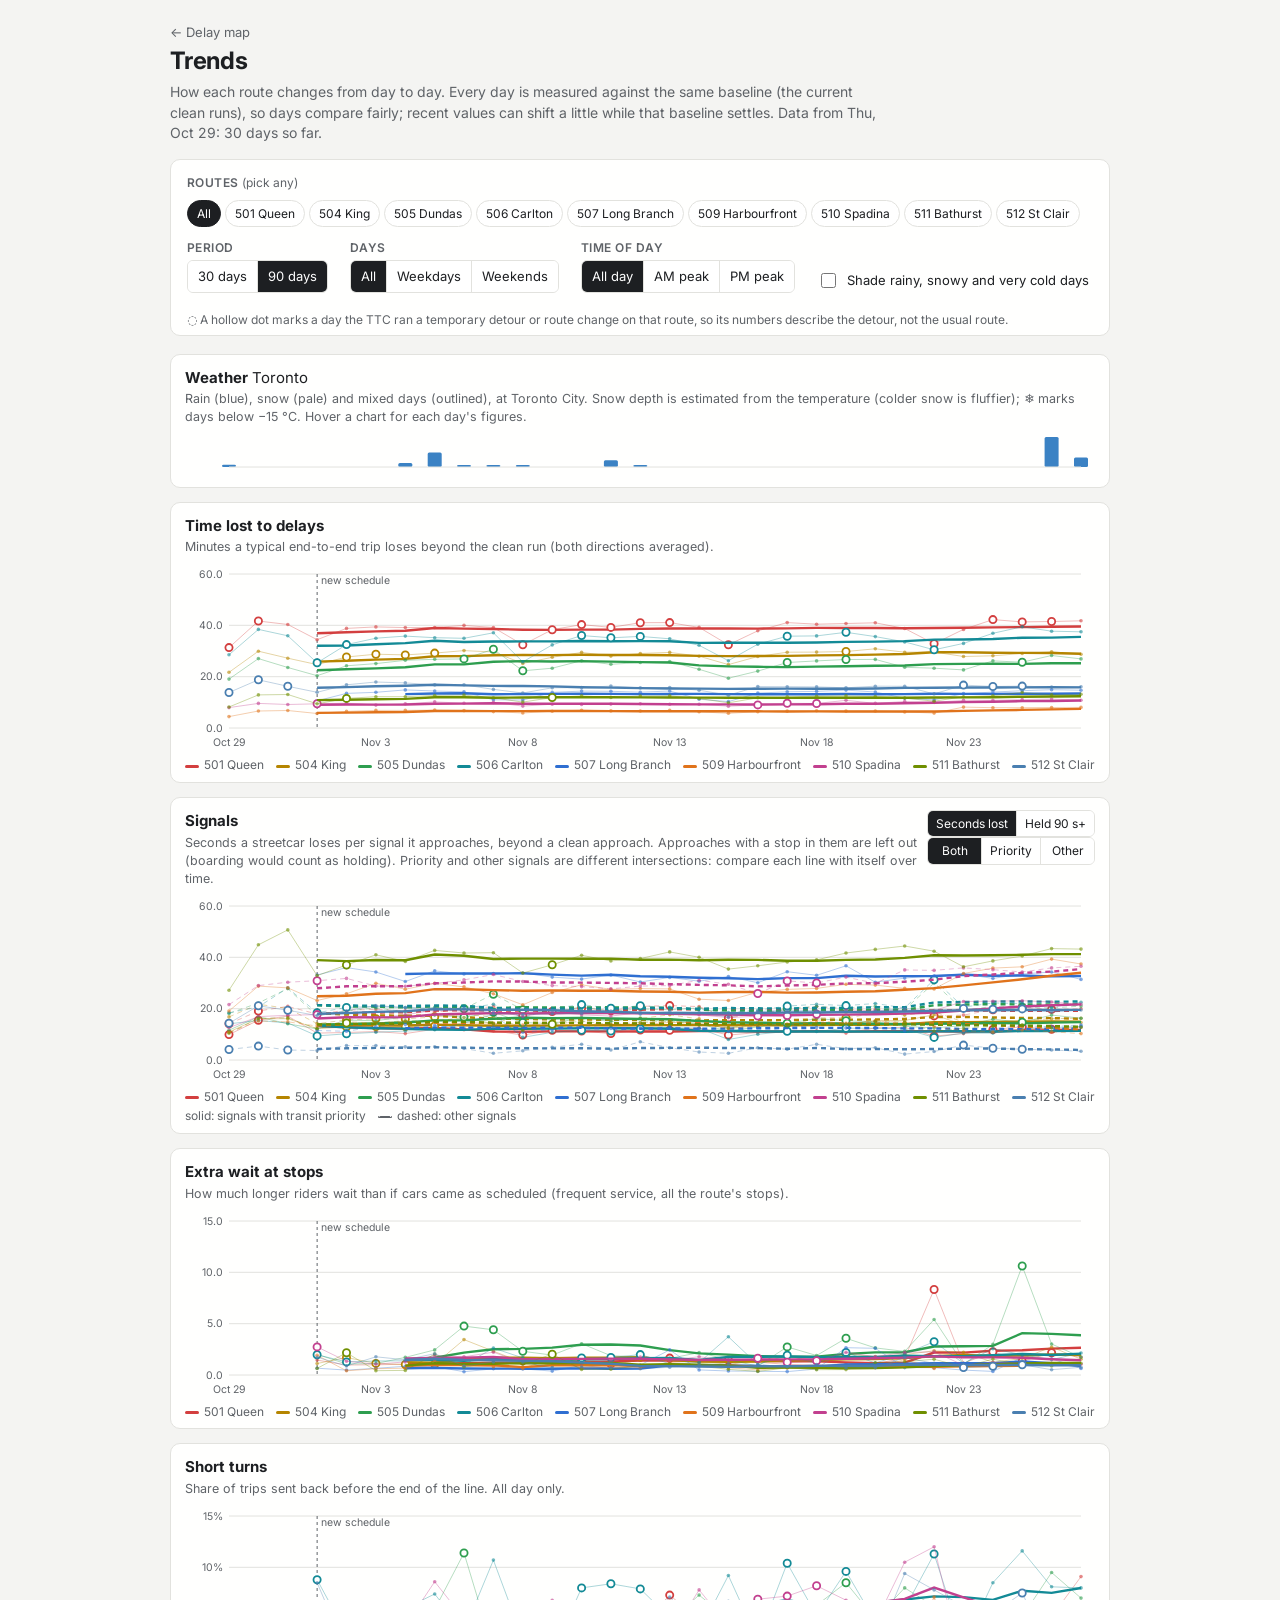
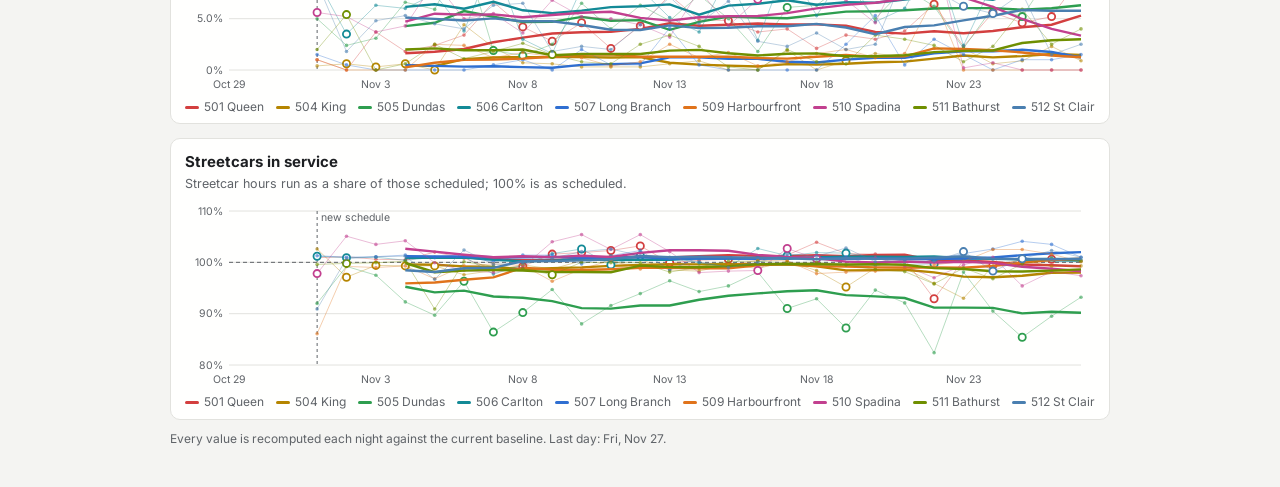
<file: trends.html>
<!doctype html>
<html lang="en">
<head>
<meta charset="utf-8">
<meta name="viewport" content="width=device-width, initial-scale=1">
<title>Streetcar Trends</title>
<meta name="description" content="How Toronto streetcar delays, signal holds, waits and service change from day to day, by route.">
<meta property="og:type" content="website">
<meta property="og:site_name" content="Stuck">
<meta property="og:title" content="Stuck: streetcar trends">
<meta property="og:description" content="How Toronto streetcar delays, signal holds, waits and service change from day to day, by route.">
<meta property="og:image" content="https://stuckin.to/data/card.png">
<meta name="twitter:card" content="summary_large_image">
<link rel="icon" href="icon.svg" type="image/svg+xml">
<link rel="apple-touch-icon" href="icon-180.png">
<link rel="preconnect" href="https://fonts.googleapis.com">
<link rel="preconnect" href="https://fonts.gstatic.com" crossorigin>
<link href="https://fonts.googleapis.com/css2?family=Inter:wght@400;500;600;700&display=swap" rel="stylesheet">
<link href="style.css?v=d08b85af8a" rel="stylesheet">
<link href="trends.css?v=5674b1b13c" rel="stylesheet">
</head>
<body class="trends">
<main class="tr-page">
  <header class="tr-head">
    <a class="back" href="./">← Delay map</a>
    <h1>Trends</h1>
    <p class="lede">How each route changes from day to day. Every day is measured against the same
      baseline (the current clean runs), so days compare fairly; recent values can shift a little
      while that baseline settles. <span id="span-note"></span></p>
  </header>

  <section class="tr-controls" aria-label="Filters">
    <div class="field">
      <span class="label">Routes <span class="label-note">(pick any)</span></span>
      <div class="chips route-chips" id="routes" role="group" aria-label="Routes"></div>
    </div>
    <div class="tr-row">
      <div class="field">
        <span class="label">Period</span>
        <div class="seg" role="group" aria-label="Period">
          <button data-period="30">30 days</button>
          <button data-period="90" class="on">90 days</button>
        </div>
      </div>
      <div class="field">
        <span class="label">Days</span>
        <div class="seg" role="group" aria-label="Days">
          <button data-days="all" class="on">All</button>
          <button data-days="wd">Weekdays</button>
          <button data-days="we">Weekends</button>
        </div>
      </div>
      <div class="field">
        <span class="label">Time of day</span>
        <div class="seg" role="group" aria-label="Time of day">
          <button data-band="all" class="on">All day</button>
          <button data-band="am">AM peak</button>
          <button data-band="pm">PM peak</button>
        </div>
      </div>
      <label class="check"><input type="checkbox" id="shade-weather"> Shade rainy, snowy and very cold days</label>
    </div>
    <p class="field-note">◌ A hollow dot marks a day the TTC ran a temporary detour or route change on that route, so its numbers describe the detour, not the usual route.</p>
    <p class="field-note" id="band-note" hidden>AM peak is 6–10 am and PM peak 3–7 pm, weekdays only, so weekends drop out.</p>
  </section>

  <div id="charts" class="tr-charts"></div>
  <div id="tip" class="tr-tip" hidden></div>
  <p class="meta" id="meta"></p>
</main>
<script src="trends.js?v=227067ede5"></script>
</body>
</html>
</file>
<file: style.css>
:root {
  --bg: #f4f4f2;
  --card: rgba(255, 255, 255, 0.96);
  --ink: #1d1f22;
  --muted: #5f6368;
  --line: #e2e2de;
  --accent: #8a1c2b;
  --shadow: 0 6px 24px rgba(20, 20, 30, 0.12);
  --series-1: #2a78d6;
  --series-2: #eb6834;
  --s-normal: #8cc5ad;
  --s-diverted: #f08b3a;
  --s-mixed: #f3c95b;
  --s-bus: #8a1c2b;
  --s-none: #d7d7d2;
  --s-nodata: #efefec;
  --surface: #fff;            /* inputs, buttons */
  --on-ink: #fff;             /* text on ink-coloured buttons */
  --prelim-bg: #fbf1df;
  --prelim-ink: #6b4a12;
  --tip-bg: rgba(29, 31, 34, 0.94);
  --k-stop: #232323;
  --legend-delay: linear-gradient(90deg, #f7e3a1 0%, #fca266 13.3%, #e3506a 25%, #9b2d7f 50%, #3b0f62 100%);
  --legend-speed: linear-gradient(90deg, #3b0f62 0%, #9b2d7f 18%, #e3506a 36%, #fca266 55%, #f7e3a1 73%, #ecdeba 100%);
  color-scheme: light;
}

/* Dark: follows the system unless the viewer picked a theme. Peaks end in a bright
   magenta rather than dark maroon, which would vanish on a dark map. */
@media (prefers-color-scheme: dark) {
  :root:not([data-theme="light"]) {
    --bg: #121314; --card: rgba(28, 29, 31, 0.96); --surface: #1f2023; --ink: #e8e8e6; --on-ink: #121314;
    --muted: #a3a6aa; --line: #34363a; --accent: #ff7a8c; --shadow: 0 6px 24px rgba(0, 0, 0, 0.5);
    --s-normal: #5f9e86; --s-diverted: #e07b2e; --s-mixed: #d9b24a; --s-bus: #d0506a; --s-none: #3a3c40; --s-nodata: #26282b;
    --series-1: #3987e5; --series-2: #d95926; --prelim-bg: #3a2f17; --prelim-ink: #f1d9a6; --tip-bg: rgba(44, 46, 50, 0.97); --k-stop: #d0d0d0; --ctrl-icon-filter: invert(0.9);
    --legend-delay: linear-gradient(90deg, #5c2680 0%, #963482 13.3%, #de4968 25%, #fc8c60 50%, #fcecae 100%);
    --legend-speed: linear-gradient(90deg, #fcecae 0%, #fc8c60 18%, #de4968 36%, #963482 55%, #5c2680 73%, #462064 100%);
    color-scheme: dark;
  }
}
:root[data-theme="dark"] {
  --bg: #121314; --card: rgba(28, 29, 31, 0.96); --surface: #1f2023; --ink: #e8e8e6; --on-ink: #121314;
  --muted: #a3a6aa; --line: #34363a; --accent: #ff7a8c; --shadow: 0 6px 24px rgba(0, 0, 0, 0.5);
  --s-normal: #5f9e86; --s-diverted: #e07b2e; --s-mixed: #d9b24a; --s-bus: #d0506a; --s-none: #3a3c40; --s-nodata: #26282b;
  --series-1: #3987e5; --series-2: #d95926; --prelim-bg: #3a2f17; --prelim-ink: #f1d9a6; --tip-bg: rgba(44, 46, 50, 0.97); --k-stop: #d0d0d0; --ctrl-icon-filter: invert(0.9);
  --legend-delay: linear-gradient(90deg, #5c2680 0%, #963482 13.3%, #de4968 25%, #fc8c60 50%, #fcecae 100%);
  --legend-speed: linear-gradient(90deg, #fcecae 0%, #fc8c60 18%, #de4968 36%, #963482 55%, #5c2680 73%, #462064 100%);
  color-scheme: dark;
}

* { box-sizing: border-box; }
html, body { margin: 0; height: 100%; }
body {
  background: var(--bg);
  color: var(--ink);
  font: 14px/1.45 Inter, system-ui, -apple-system, "Segoe UI", sans-serif;
  overflow: hidden;
}
#map { position: fixed; inset: 0; }
.loading {
  position: fixed; left: 50%; top: 50%; transform: translate(-50%, -50%); z-index: 1;
  background: var(--card); color: var(--muted); border-radius: 8px; box-shadow: var(--shadow); padding: 10px 16px; font-size: 14px;
}
.loading[hidden] { display: none; }

.panel {
  position: fixed; top: 16px; left: 16px; z-index: 2;
  width: 340px; max-height: calc(100vh - 32px);
  background: var(--card); border-radius: 10px; box-shadow: var(--shadow);
  display: flex; flex-direction: column;
}
.panel-toggle { display: none; }
.panel-body { padding: 18px 18px 14px; overflow-y: auto; }
h1 { font-size: 19px; line-height: 1.25; margin: 0 0 6px; font-weight: 700; letter-spacing: -0.01em; }
.panel-head { display: flex; align-items: flex-start; gap: 10px; margin-bottom: 10px; }
.panel-head h1 { flex: 1; margin: 0; }
.head-actions { display: flex; gap: 6px; flex: none; padding-top: 1px; }
.head-btn {
  font: 600 12px/1 Inter, system-ui, sans-serif; height: 26px; min-width: 26px; padding: 0 10px; border-radius: 13px;
  border: 1px solid var(--line); background: var(--surface); color: var(--ink); cursor: pointer;
}
.head-btn:hover { border-color: var(--accent); color: var(--accent); }
.head-btn:focus-visible { outline: 2px solid var(--accent); outline-offset: 1px; }
.explore { display: flex; flex-wrap: wrap; gap: 5px; margin: 0 0 14px; }
.pill {
  font: inherit; font-size: 12.5px; font-weight: 500; padding: 5px 10px; border-radius: 14px; cursor: pointer;
  border: 1px solid var(--line); background: var(--surface); color: var(--ink); text-decoration: none;
}
.pill:hover { border-color: var(--accent); color: var(--accent); }
.pill:focus-visible { outline: 2px solid var(--accent); outline-offset: 1px; }
.pill-replay { border-color: var(--accent); color: var(--accent); }
.view-note { font-size: 13px; }
.filters { border-top: 1px solid var(--line); padding-top: 12px; }
.custom-hours { margin: 2px 0 0; }
.custom-hours summary { cursor: pointer; font-size: 12.5px; color: var(--muted); width: max-content; }
.custom-hours summary:hover { color: var(--ink); }
.custom-hours[open] summary { margin-bottom: 4px; }
.more-filters { margin: 0 0 10px; }
.more-filters summary { cursor: pointer; font-weight: 600; font-size: 13px; }
.more-filters summary .label-note { color: var(--muted); font-size: 12px; margin-left: 4px; }
.more-filters[open] summary { margin-bottom: 10px; }
.pill-intro { border-color: var(--accent); color: var(--accent); }

/* First-visit card: yesterday's stories (data/drafts/stories.json), each opening on the map. */
.intro {
  position: fixed; z-index: 4; top: 50%; left: calc(356px + (100vw - 356px) / 2); transform: translate(-50%, -50%);
  width: min(440px, calc(100vw - 388px)); max-height: calc(100vh - 40px); overflow-y: auto;
  background: var(--card); color: var(--ink); border-radius: 12px; box-shadow: var(--shadow); padding: 18px 20px 16px;
}
.intro[hidden] { display: none; }
.intro-x {
  position: absolute; top: 8px; right: 10px; border: 0; background: transparent; color: var(--muted);
  font-size: 22px; line-height: 1; cursor: pointer; padding: 4px;
}
.intro-x:hover { color: var(--ink); }
.intro-kicker { font-size: 12px; font-weight: 600; text-transform: uppercase; letter-spacing: 0.05em; color: var(--accent); padding-right: 24px; }
.intro-head { font-size: 18px; font-weight: 700; line-height: 1.3; margin: 6px 0 12px; }
.intro-tour {
  display: inline-block; margin: -4px 0 12px; padding: 7px 12px; border-radius: 8px; border: 1px solid var(--accent);
  color: var(--accent); font-weight: 600; font-size: 13.5px; text-decoration: none;
}
.intro-tour:hover, .intro-tour:focus-visible { background: var(--accent); color: #fff; }
.intro-list { list-style: none; margin: 0; padding: 0; border-top: 1px solid var(--line); }
.intro-list a {
  display: block; padding: 9px 22px 9px 0; border-bottom: 1px solid var(--line); color: inherit; text-decoration: none; position: relative;
}
.intro-list a::after { content: "›"; position: absolute; right: 4px; top: 50%; transform: translateY(-50%); color: var(--muted); font-size: 20px; }
.intro-list a:hover .intro-place, .intro-list a:focus-visible .intro-place { color: var(--accent); }
.intro-label { display: block; font-size: 11.5px; color: var(--muted); }
.intro-place { display: block; font-weight: 600; font-size: 14px; line-height: 1.3; }
.intro-detail { display: block; font-size: 12.5px; color: var(--muted); }
.intro-foot { display: flex; flex-wrap: wrap; align-items: center; gap: 8px 12px; margin-top: 12px; }
.intro-go {
  font: inherit; font-weight: 600; font-size: 13.5px; padding: 8px 14px; border-radius: 8px; cursor: pointer;
  border: 0; background: var(--accent); color: #fff;
}
.intro-note { font-size: 12px; color: var(--muted); flex: 1 1 180px; }
.display { border-top: 1px solid var(--line); padding-top: 10px; margin-top: 8px; }
.display summary { cursor: pointer; font-weight: 600; font-size: 13px; }
.display[open] summary { margin-bottom: 10px; }
.panel-foot { margin-top: 6px; }
.panel-foot .prelim { margin: 10px 0 6px; }
.prelim {
  margin: 0 0 14px; padding: 8px 10px; border-radius: 6px;
  background: var(--prelim-bg); color: var(--prelim-ink); font-size: 13px;
}

.field { display: block; margin: 0 0 12px; }
.label { display: block; font-size: 12px; font-weight: 600; color: var(--muted); margin-bottom: 4px; text-transform: uppercase; letter-spacing: 0.04em; }
select, input[type=range] { width: 100%; }
select {
  font: inherit; padding: 6px 8px; border: 1px solid var(--line); border-radius: 6px; background: var(--surface); color: var(--ink);
}
input[type=range] { accent-color: var(--accent); }
.seg { display: flex; border: 1px solid var(--line); border-radius: 6px; overflow: hidden; }
.seg button {
  flex: 1; font: inherit; font-size: 13px; padding: 6px 4px; border: 0; background: var(--surface); color: var(--ink); cursor: pointer;
}
.seg button + button { border-left: 1px solid var(--line); }
.seg button.on { background: var(--ink); color: var(--on-ink); }
.seg button:focus-visible, select:focus-visible { outline: 2px solid var(--accent); outline-offset: 1px; }

.field-note { font-size: 12px; color: var(--muted); margin: 6px 0 0; }
.seg-sm button { font-size: 12px; padding: 5px 4px; }
.chips { display: flex; flex-wrap: wrap; gap: 4px; margin: 8px 0 6px; }
.chips button {
  font: inherit; font-size: 12px; padding: 4px 9px; border-radius: 999px; cursor: pointer;
  border: 1px solid var(--line); background: var(--surface); color: var(--ink);
}
.chips button.on { background: var(--ink); color: var(--on-ink); border-color: var(--ink); }
.chips button:focus-visible { outline: 2px solid var(--accent); outline-offset: 1px; }
/* Two-handle hour range: drag either end, or the filled part to move the window. */
.range { position: relative; height: 26px; margin: 4px 8px 0; touch-action: none; }
.range-track { position: absolute; left: 0; right: 0; top: 11px; height: 4px; border-radius: 2px; background: var(--line); }
.range-fill { position: absolute; top: -5px; height: 14px; border-radius: 7px; background: var(--accent); opacity: 0.85; cursor: grab; }
.range-fill:active { cursor: grabbing; }
.range-thumb {
  position: absolute; top: 4px; width: 18px; height: 18px; margin-left: -9px; padding: 0; border-radius: 50%;
  background: var(--surface); border: 2px solid var(--accent); box-shadow: var(--shadow); cursor: ew-resize;
}
.range-thumb:focus-visible { outline: 2px solid var(--ink); outline-offset: 2px; }
#time-field.disabled .range { pointer-events: none; }
.hour-ticks { position: relative; height: 14px; margin: -2px 8px 0; font-size: 10px; color: var(--muted); }
.hour-ticks span { position: absolute; transform: translateX(-50%); white-space: nowrap; }
#time-label { color: var(--ink); font-weight: 600; }
.field.disabled { opacity: 0.45; }
.legend-bar.speed { background: var(--legend-speed); }

.breakdown { border-top: 1px solid var(--line); padding-top: 12px; margin-bottom: 4px; }
.label-note { text-transform: none; letter-spacing: 0; font-weight: 400; }
.bd-row { display: grid; grid-template-columns: 116px 1fr 36px; align-items: center; gap: 8px; font-size: 13px; margin: 4px 0; }
.bd-bar { height: 8px; border-radius: 4px; background: var(--bg); overflow: hidden; }
.bd-bar i { display: block; height: 100%; background: var(--c); border-radius: 4px; }
.bd-pct { text-align: right; font-variant-numeric: tabular-nums; color: var(--muted); }
.breakdown-note { font-size: 12px; color: var(--muted); margin: 6px 0 10px; }
.tsp { font-size: 13px; margin: 0 0 12px; padding: 8px 10px; background: var(--bg); border-radius: 6px; }
.tsp .tsp-sub { font-size: 12px; color: var(--muted); margin-top: 2px; }
.tsp .tsp-head { font-weight: 600; margin-bottom: 2px; }
.tsp > div + div { margin-top: 2px; }
.hour-chart { margin: 10px 0 4px; }
.hc-legend { display: flex; flex-wrap: wrap; gap: 4px 12px; font-size: 12px; color: var(--muted); margin: 2px 0; min-height: 16px; }
.hc-legend i { display: inline-block; width: 12px; height: 2px; border-radius: 1px; vertical-align: middle; margin-right: 4px; background: var(--c); }
.hc-legend .hc-read { color: var(--ink); margin-left: auto; }
.hc-svg { width: 100%; height: auto; display: block; overflow: visible; touch-action: pan-y; }
.hc-line { fill: none; stroke: var(--c); stroke-width: 2; stroke-linejoin: round; stroke-linecap: round; }
.hc-dot { fill: var(--c); }
.hc-wd { --c: var(--series-1); }
.hc-we { --c: var(--series-2); }
.hc-grid { stroke: var(--line); stroke-width: 1; }
.hc-tick { font-size: 9px; fill: var(--muted); }
.hc-band { fill: var(--ink); opacity: 0.06; }
.hc-cross { stroke: var(--muted); stroke-width: 1; stroke-dasharray: 2 2; }
.hc-hit { fill: transparent; cursor: crosshair; }
.hc-note { font-size: 11px; color: var(--muted); margin: 2px 0 0; }
.hc-sched { --c: var(--muted); }
.hc-line.hc-dashed { stroke-dasharray: 4 3; stroke-width: 1.5; }
.hc-legend .hc-dashed i { background: repeating-linear-gradient(90deg, var(--c) 0 4px, transparent 4px 7px); }
.fleet-head { font-size: 13px; margin: 0 0 4px; }
.fleet-h { font-size: 13px; margin: 16px 0 6px; }
.fleet-row { display: grid; grid-template-columns: 56px 1fr; gap: 0 8px; align-items: center; padding: 3px 0; font-size: 12px; }
.fleet-row .compare-bar { grid-column: 2; }
.fleet-sub { grid-column: 2; color: var(--muted); font-size: 11px; }

.compare-open { margin: 0 0 12px; font-size: 13px; }
.compare { max-width: 600px; }
.compare-lede { color: var(--muted); }
.compare-seg { margin: 4px 0 10px; max-width: 340px; }
.compare-rows { margin: 12px 0; }
.compare-row {
  display: grid; grid-template-columns: 150px 1fr; gap: 2px 12px; align-items: center; width: 100%;
  font: inherit; text-align: left; color: var(--ink); background: none; border: 0; border-radius: 6px;
  padding: 6px 6px; cursor: pointer;
}
.compare-row:hover, .compare-row:focus-visible { background: var(--bg); outline: none; }
.compare-name { font-weight: 600; font-size: 13px; line-height: 1.25; }
.compare-name span { display: block; font-weight: 400; color: var(--muted); font-size: 12px; }
.compare-bar { display: flex; align-items: center; gap: 8px; min-width: 0; }
.compare-bar i { display: block; height: 10px; border-radius: 0 4px 4px 0; background: var(--accent); flex: none; }
.compare-bar b { font-size: 13px; font-variant-numeric: tabular-nums; white-space: nowrap; }
.compare-sub { grid-column: 2; font-size: 12px; color: var(--muted); font-variant-numeric: tabular-nums; }
.compare-note { font-size: 12px; color: var(--muted); }
/* Signals ranked: "By hour" heat map under a row (app.js hourHeatSvg). */
.rank-item { position: relative; border-bottom: 1px solid var(--line); }
.rank-item .compare-row { padding-right: 40px; }
.rank-hours {
  position: absolute; top: 6px; right: 4px; width: 30px; height: 30px; border-radius: 15px; cursor: pointer;
  border: 1px solid var(--line); background: var(--surface); color: var(--muted); font-size: 13px; line-height: 1;
}
.rank-hours:hover, .rank-hours:focus-visible, .rank-hours[aria-expanded="true"] { color: var(--accent); border-color: var(--accent); outline: none; }
/* Touch screens: a finger-sized target with space between it and the row, so a slightly
   off tap doesn't hit the row (which goes to the map). */
@media (pointer: coarse) {
  .rank-item .compare-row { padding-right: 64px; }
  .rank-hours { top: 4px; right: 0; width: 50px; height: 56px; border-radius: 12px; font-size: 16px; touch-action: manipulation; }
  .rank-item .compare-sub { grid-column: 1 / -1; }
}
.rank-heat { margin: 4px 0 8px 6px; }
.rank-heat-svg { display: block; width: 100%; max-width: 460px; height: auto; }
.rank-heat-svg text { fill: var(--muted); font-size: 9.5px; font-family: inherit; }
.rank-heat-svg .hb-cell { fill: var(--accent); }
.rank-heat-svg .hb-none { fill: var(--line); }
.rank-heat-key { font-size: 11.5px; color: var(--muted); margin-top: 2px; }
@media (max-width: 700px) { .compare-row { grid-template-columns: 110px 1fr; } }

.route-card { border-top: 1px solid var(--line); margin-top: 4px; padding-top: 12px; }
.route-card h2 { font-size: 15px; margin: 0 0 8px; }
.st-line { margin: 2px 0 10px; }
.st-ico { color: #e0a800; }
.route-sec + .route-sec { border-top: 1px solid var(--line); margin-top: 14px; padding-top: 12px; }
.dir { margin-bottom: 12px; }
.dir-name { font-weight: 600; }
.dir-stats { color: var(--muted); font-size: 13px; }
.dir-stats b { color: var(--ink); font-weight: 600; }
.timeline-label { font-size: 12px; color: var(--muted); margin: 10px 0 4px; display: flex; justify-content: space-between; }
.timeline { display: flex; gap: 1px; height: 16px; }
.timeline i { flex: 1; border-radius: 1px; background: var(--s-nodata); cursor: default; }
.timeline i.normal { background: var(--s-normal); }
.timeline i.diverted { background: var(--s-diverted); }
.timeline i.mixed { background: var(--s-mixed); }
.timeline i.bus { background: var(--s-bus); }
.timeline i.none { background: var(--s-none); }
.timeline i.alert { box-shadow: inset 0 -3px 0 var(--ink); }
.timeline-key { display: flex; flex-wrap: wrap; gap: 4px 10px; font-size: 11px; color: var(--muted); margin-top: 6px; }
.timeline-key span::before { content: ""; display: inline-block; width: 9px; height: 9px; border-radius: 2px; margin-right: 4px; vertical-align: -1px; background: var(--c); }
.alerts-list { margin: 8px 0 0; padding-left: 16px; font-size: 12px; color: var(--muted); }
.alerts-list li { margin-bottom: 4px; }
.alerts-list a { color: var(--accent); }

.method { border-top: 1px solid var(--line); margin-top: 6px; padding-top: 10px; font-size: 13px; color: var(--muted); }
.method summary { cursor: pointer; color: var(--ink); font-weight: 600; }
.method p { margin: 8px 0; }
.meta { font-size: 12px; color: var(--muted); margin: 10px 0 0; }

.legend {
  position: fixed; right: 16px; bottom: 28px; z-index: 2; width: 300px;
  background: var(--card); border-radius: 10px; box-shadow: var(--shadow); padding: 10px 14px 8px;
}
.legend-title { font-weight: 600; font-size: 13px; margin-bottom: 6px; }
.legend-bar {
  height: 8px; border-radius: 4px;
  background: var(--legend-delay);
}
.legend-ticks { display: flex; justify-content: space-between; font-size: 11px; color: var(--muted); margin-top: 3px; }
.legend-key { display: flex; flex-wrap: wrap; gap: 2px 12px; font-size: 11px; color: var(--muted); margin-top: 6px; }
.legend-key i { display: inline-block; width: 9px; height: 9px; border-radius: 50%; margin-right: 4px; vertical-align: -1px; }
.k-stop { background: var(--k-stop); width: 6px !important; height: 6px !important; vertical-align: 0 !important; }
.k-sig { background: #fff; box-shadow: inset 0 0 0 1.5px #8a1c2b; }
.k-tsp { background: #8a1c2b; box-shadow: inset 0 0 0 1.5px #8a1c2b; }
.sigv-ico { width: 15px; height: 15px; vertical-align: -3px; margin-right: 4px; }
.k-turn { width: 12px !important; height: 12px !important; border-radius: 0 !important; vertical-align: -2px !important; background: center / contain no-repeat
  url("data:image/svg+xml;charset=utf-8,%3Csvg xmlns='http://www.w3.org/2000/svg' viewBox='0 0 32 32'%3E%3Crect x='1.5' y='1.5' width='29' height='29' rx='2.5' fill='white' stroke='%23111' stroke-width='1.6'/%3E%3Cpath d='M18.5 25 V17.5 Q18.5 12.5 13.5 12.5 H11' fill='none' stroke='%23111' stroke-width='3.2' stroke-linejoin='round'/%3E%3Cpolygon points='11.5,8 6.5,12.5 11.5,17' fill='%23111'/%3E%3Ccircle cx='16' cy='16' r='11.5' fill='none' stroke='%23d0282e' stroke-width='2.6'/%3E%3Cline x1='7.9' y1='24.1' x2='24.1' y2='7.9' stroke='%23d0282e' stroke-width='2.6'/%3E%3C/svg%3E"); }
.check { display: flex; align-items: center; gap: 8px; margin: 0 0 12px; font-size: 13px; cursor: pointer; }
.check input { accent-color: var(--accent); width: 15px; height: 15px; }

.tooltip {
  position: fixed; z-index: 3; pointer-events: none; max-width: 320px;
  background: var(--tip-bg); color: #fff; border-radius: 8px; padding: 10px 12px; font-size: 13px;
  box-shadow: var(--shadow);
}
.tooltip .t-title { font-weight: 600; margin-bottom: 2px; }
.tooltip .t-big { font-size: 18px; font-weight: 700; margin: 4px 0; }
.tooltip .t-dim { color: #c7c9cc; }
.tooltip .t-routes { border-top: 1px solid rgba(255, 255, 255, 0.18); margin-top: 8px; padding-top: 6px; }
.tooltip .t-routes div { margin-top: 3px; }
.tooltip .t-spread { display: block; width: 240px; max-width: 100%; height: auto; margin: 2px 0 4px; }
.tooltip .t-spread rect { fill: rgba(255, 255, 255, 0.72); }
.tooltip .t-spread rect.held { fill: #f3d36b; }
.tooltip .t-spread line { stroke: #f3d36b; stroke-width: 1.5; stroke-dasharray: 3 2; }
.tooltip .t-spread text { fill: #c7c9cc; font-size: 9px; }
.tooltip .t-spread text.v { fill: #f1f1ef; font-size: 8.5px; }
.tooltip .t-key { font-size: 11px; }
/* Chance of a long wait: two bars on a 0-100% scale. */
.tooltip .t-chance { display: grid; grid-template-columns: max-content 1fr max-content; gap: 3px 8px; align-items: center; margin: 7px 0; }
.tooltip .t-routes .t-chance > div { margin: 0; }
.tooltip .t-chance > div { grid-column: 1 / -1; }
.tooltip .t-chance b { text-align: right; }
.tooltip .t-bar { height: 9px; min-width: 80px; border-radius: 2px; background: rgba(255, 255, 255, 0.14); overflow: hidden; }
.tooltip .t-bar i { display: block; height: 100%; background: #f3d36b; }
.tooltip .t-stale { color: #f3d36b; margin: 2px 0; }
.tooltip .t-kind { margin: 2px 0 0; color: #f3d36b; font-size: 12px; }
.tooltip .t-head { font-size: 11px; font-weight: 600; text-transform: uppercase; letter-spacing: 0.05em; color: #c7c9cc; }

.linkish {
  font: inherit; color: var(--accent); background: none; border: 0; padding: 0; cursor: pointer;
  text-decoration: underline; text-underline-offset: 2px;
}
.help {
  font: 600 11px/1 Inter, system-ui, sans-serif; width: 18px; height: 18px; border-radius: 50%;
  border: 1px solid var(--line); background: var(--surface); color: var(--ink); cursor: pointer; margin-left: 4px; vertical-align: 1px;
}
.help:hover, .linkish:hover { color: var(--accent); border-color: var(--accent); }
.help:focus-visible, .linkish:focus-visible { outline: 2px solid var(--accent); outline-offset: 2px; }

.explain {
  max-width: 520px; width: calc(100vw - 32px); max-height: calc(100vh - 48px); overflow-y: auto;
  border: 0; border-radius: 12px; padding: 22px 24px 16px; box-shadow: var(--shadow); color: var(--ink);
  font-size: 14px;
}
.explain::backdrop { background: rgba(20, 20, 30, 0.35); }
.explain h2 { font-size: 18px; margin: 0 28px 10px 0; }
.explain h3 { font-size: 14px; margin: 16px 0 6px; }
.explain p { margin: 0 0 10px; }
.explain ul { margin: 0; padding-left: 18px; color: var(--muted); }
.explain li { margin-bottom: 6px; }
.explain li b { color: var(--ink); }
.explain .close {
  position: absolute; top: 10px; right: 12px; width: 32px; height: 32px; border: 0; border-radius: 6px;
  background: transparent; font-size: 22px; line-height: 1; cursor: pointer; color: var(--muted);
}
.explain .close:hover { background: var(--bg); color: var(--ink); }

.maplibregl-ctrl-bottom-left, .maplibregl-ctrl-bottom-right { z-index: 1; }
/* Map controls and attribution follow the theme (MapLibre's own CSS is light-only). */
.maplibregl-ctrl.maplibregl-ctrl-group { background: var(--surface); }
.maplibregl-ctrl-group button + button { border-top-color: var(--line); }
.maplibregl-ctrl-group button .maplibregl-ctrl-icon { filter: var(--ctrl-icon-filter, none); }
.maplibregl-ctrl.maplibregl-ctrl-attrib, .maplibregl-ctrl-attrib.maplibregl-compact { background: var(--card); color: var(--muted); }
.maplibregl-ctrl-attrib a { color: var(--muted); }
.maplibregl-ctrl-attrib-button { filter: var(--ctrl-icon-filter, none); }

/* Screenshot mode (?shot=1): a clean, framed image for posts. */
.callout {
  position: fixed; top: 20px; left: 20px; z-index: 2; max-width: 62%;
  background: var(--card); border-radius: 10px; box-shadow: var(--shadow); padding: 14px 18px;
}
.callout .c-title { font-size: 22px; font-weight: 700; line-height: 1.2; letter-spacing: -0.01em; }
.callout .c-sub { font-size: 15px; color: var(--muted); margin-top: 6px; }
.callout .c-site { font-size: 12px; color: var(--muted); margin-top: 8px; }
body.shot .panel, body.shot .tooltip, body.shot .maplibregl-ctrl-top-right { display: none !important; }
body.clean .panel, body.clean #prelim, body.clean .maplibregl-ctrl-top-right { display: none !important; }
body.card .legend, body.card .maplibregl-ctrl-bottom-right { display: none !important; }
/* ?clean=1&fleet=1: the cars-in-service chart alone, for the bot's evening image. */
body.fleetshot #map, body.fleetshot .legend, body.fleetshot .tooltip { display: none !important; }
body.fleetshot #fleet {
  position: fixed; inset: 0; margin: 0; width: 100%; max-width: none; height: 100%; max-height: none;
  border-radius: 0; box-shadow: none; padding: 30px 36px; overflow: hidden;
}
body.fleetshot #fleet .close, body.fleetshot #fleet .compare-seg, body.fleetshot #fleet .fleet-h,
body.fleetshot #fleet-days-list, body.fleetshot #fleet > .compare-note, body.fleetshot #fleet .hc-note { display: none !important; }
body.fleetshot #fleet > * { max-width: 760px; margin-left: auto; margin-right: auto; }
body.fleetshot #fleet h2 { font-size: 22px; }
body.fleetshot #fleet .fleet-head { font-size: 16px; }
body.card .callout { top: 12px; left: 12px; padding: 7px 11px; border-radius: 8px; }
body.card .callout .c-title { font-size: 14px; }
body.card .callout .c-sub { font-size: 10px; margin-top: 2px; }
body.shot .legend { bottom: 20px; right: 20px; }

@media (max-width: 700px) {
  .panel { top: auto; bottom: 0; left: 0; right: 0; width: auto; border-radius: 12px 12px 0 0; max-height: 70vh; }
  /* The collapsed bar: a drag-handle line, what the map shows now, and an Options button, so
     it reads as a control rather than a title. */
  .panel-toggle {
    position: relative; display: flex; justify-content: space-between; align-items: center; gap: 10px; width: 100%;
    font: inherit; text-align: left; padding: 16px 14px 10px 16px; border: 0; background: transparent; color: var(--ink); cursor: pointer;
  }
  .panel-toggle::before {
    content: ""; position: absolute; top: 6px; left: 50%; width: 36px; height: 4px; margin-left: -18px;
    border-radius: 2px; background: var(--line);
  }
  .pt-text { display: flex; flex-direction: column; min-width: 0; }
  .pt-title { font-size: 11.5px; color: var(--muted); font-weight: 500; }
  .pt-state { font-weight: 700; font-size: 14.5px; white-space: nowrap; overflow: hidden; text-overflow: ellipsis; }
  .pt-action {
    flex: none; display: flex; align-items: center; gap: 4px; font-size: 13px; font-weight: 600; color: var(--accent);
    border: 1.5px solid var(--accent); border-radius: 16px; padding: 5px 11px;
  }
  .chev::after { content: "▾"; }
  .panel.collapsed .chev::after { content: "▴"; }
  .pt-word::before { content: "Hide"; }
  .panel.collapsed .pt-word::before { content: "Options"; }
  .panel.collapsed .panel-body { display: none; }
  .panel-body { padding-top: 0; }
  .panel-body h1 { display: none; }
  .panel-head { display: none; }
  .wide-only { display: none; }
  .explore .head-btn { height: auto; padding: 5px 10px; font-weight: 500; font-size: 12.5px; border-radius: 14px; }
  .legend { left: 8px; right: auto; top: 8px; bottom: auto; width: 210px; padding: 8px 10px 6px; }
  .legend-title { font-size: 11px; }
  .tooltip { left: 8px !important; right: 8px; top: 8px !important; max-width: none; }
  /* Centred in the space above the bottom bar (about 64 px tall), never reaching it. */
  .intro { top: calc((100dvh - 72px) / 2); bottom: auto; left: 8px; right: 8px; width: auto; transform: translateY(-50%);
           max-height: calc(100dvh - 96px); padding: 14px 16px 12px; }
  .intro-head { font-size: 16px; }
}
</file>
<file: trends.css>
/* Trends page: shares the main map's tokens and controls (style.css), as a scrolling page. */
body.trends { overflow: auto; }
.tr-page { max-width: 980px; margin: 0 auto; padding: 22px 20px 40px; }
.tr-head .back { color: var(--muted); text-decoration: none; font-size: 13px; }
.tr-head .back:hover { color: var(--accent); }
.tr-head h1 { font-size: 24px; margin: 4px 0 6px; }
.tr-head .lede { max-width: 720px; color: var(--muted); margin: 0 0 16px; }
.tr-controls { background: var(--card); border: 1px solid var(--line); border-radius: 10px; padding: 14px 16px 6px; margin-bottom: 18px; }
.tr-row { display: flex; flex-wrap: wrap; gap: 6px 22px; align-items: flex-end; }
.tr-row .field { min-width: 0; }
.tr-row .seg button, .tr-opts .seg button { white-space: nowrap; padding-left: 10px; padding-right: 10px; }
.tr-row .check { margin-bottom: 14px; }
.tr-charts { display: grid; gap: 14px; }

.tr-chart { background: var(--card); border: 1px solid var(--line); border-radius: 10px; padding: 12px 14px 8px; }
.tr-chart h2 { font-size: 15px; margin: 0; }
.tr-chart .sub { color: var(--muted); font-size: 12.5px; margin: 2px 0 6px; }
.tr-chart .tr-opts { float: right; margin-left: 10px; }
.tr-chart .seg button { font-size: 12px; padding: 4px 8px; }
.tr-chart svg { display: block; width: 100%; height: auto; overflow: visible; }
.tr-chart svg text { font: 10.5px Inter, system-ui, sans-serif; fill: var(--muted); }
.tr-chart .grid line { stroke: var(--line); }
.tr-chart .sched line { stroke: var(--muted); stroke-dasharray: 3 3; }
.tr-chart .sched text { fill: var(--muted); }
.tr-chart .wx-shade { fill: var(--series-1); opacity: 0.09; }
.tr-chart .cross { stroke: var(--ink); stroke-opacity: 0.35; }
.tr-chart .empty { fill: var(--muted); font-size: 12.5px; }
.tr-legend { display: flex; flex-wrap: wrap; gap: 2px 12px; font-size: 12px; color: var(--muted); margin-top: 4px; }
.tr-legend i { display: inline-block; width: 14px; height: 3px; border-radius: 2px; vertical-align: middle; margin-right: 5px; }
.tr-legend .dash i { background: none !important; border-top: 2px dashed currentColor; height: 0; }

.wx svg text { font-size: 10px; }
.wx .rain { fill: #3b82c4; }
.wx .snow { fill: #9ec9ef; stroke: #3b82c4; stroke-width: 0.8; }
.wx .mixed { fill: #3b82c4; fill-opacity: 0.45; stroke: #3b82c4; stroke-width: 1; stroke-dasharray: 2 1.5; }
.wx .cold { fill: #6c4fc1; }

.tr-tip {
  position: fixed; z-index: 5; pointer-events: none; max-width: 300px;
  background: var(--tip-bg); color: #fff; border-radius: 8px; padding: 8px 10px; font-size: 12.5px; line-height: 1.4;
  box-shadow: var(--shadow);
}
.tr-tip b { font-weight: 600; }
.tr-tip .tr-change { margin-top: 5px; max-width: 280px; }
.tr-tip .row { display: flex; justify-content: space-between; gap: 14px; font-variant-numeric: tabular-nums; }
.tr-tip .sw { display: inline-block; width: 10px; height: 3px; border-radius: 2px; margin-right: 6px; vertical-align: middle; }
.tr-tip .dim { opacity: 0.75; }

@media (max-width: 700px) {
  .tr-page { padding: 14px 12px 30px; }
  .tr-chart .tr-opts { float: none; margin: 6px 0 4px; }
}
</file>
